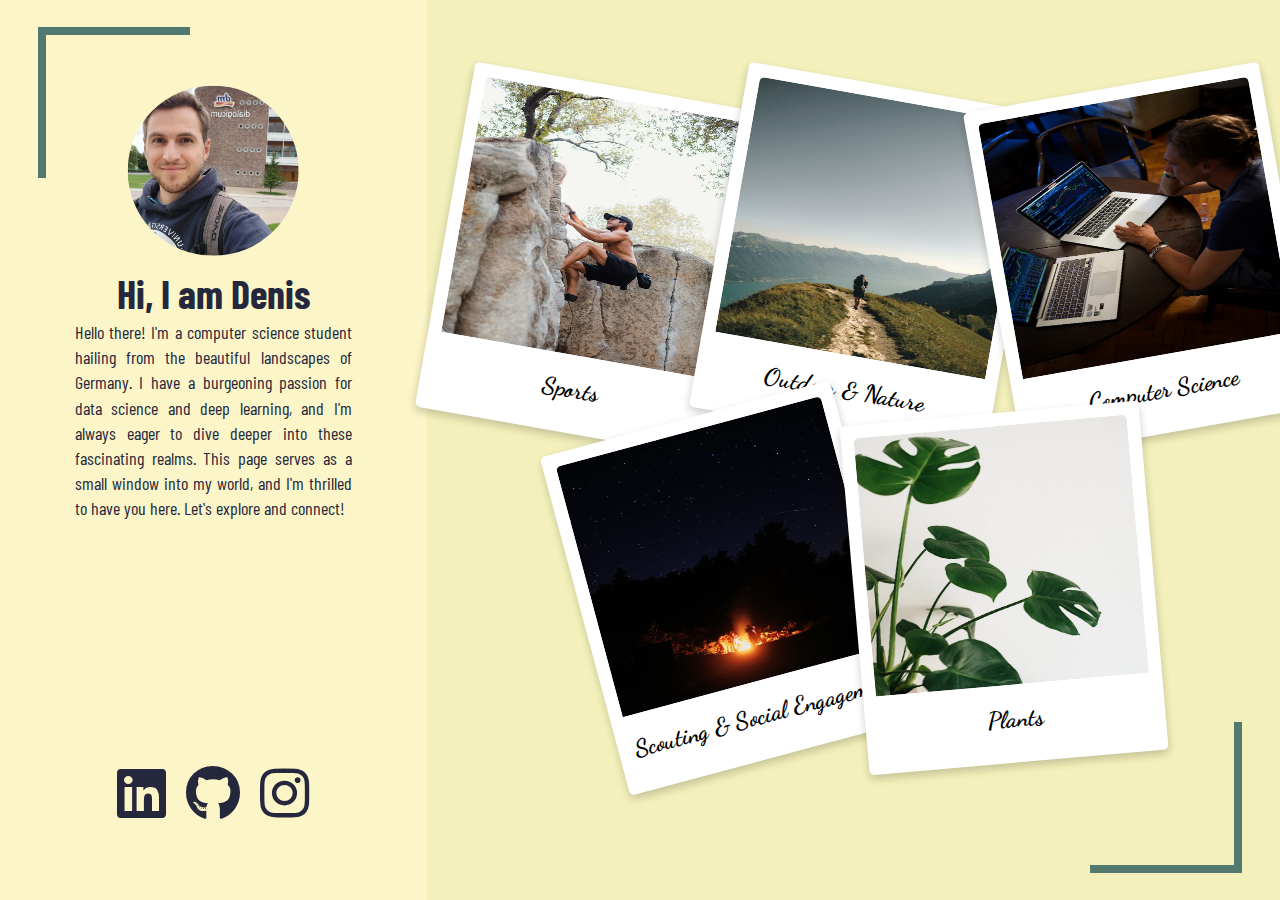
<file: index.html>
<!DOCTYPE html>
<html lang="en">
<head>
    <meta charset="UTF-8">
    <meta name="viewport" content="width=device-width, initial-scale=1.0">
    <link rel="preconnect" href="https://fonts.googleapis.com">
    <link rel="preconnect" href="https://fonts.gstatic.com" crossorigin>
    <link href="https://fonts.googleapis.com/css2?family=Barlow+Condensed:wght@300;600&family=Dancing+Script:wght@700&display=swap" rel="stylesheet"> 

    <link rel="stylesheet" href="https://cdnjs.cloudflare.com/ajax/libs/font-awesome/5.15.3/css/all.min.css">
    <link rel="stylesheet" href="../sources/css/style.css">
    <link rel="stylesheet" href="../sources/css/corners.css">

    <title>Denis Website</title>

</head>
<body>
    <div id="warning-message">
        <div id="center">
            <img src="../sources/images/bell.png" alt="Warning Image">
            <p>Frohe Weihnachten!<br>Weil Prag dieses Jahr so schön war, müssen wir das unbedingt nochmal machen!<br>Deshalb bekommst du von mir einen Gutschein für einen Städtetrip deiner Wahl &lt;3 </p>
            <!-- <img src="../sources/images/Chromium_T-Rex-error-offline.svg.png" alt="Warning Image"> -->
            <img src="../sources/images/christmas.png" alt="Warning Image">
        </div>
    </div>

    <div class="main-content">
        <div class="corner top-left">
            <div class="horizontal-line"></div>
            <div class="vertical-line"></div>
        </div>
        <div class="corner bottom-right">
            <div class="horizontal-line"></div>
            <div class="vertical-line"></div>
        </div>
        
        <div class="left-content">
            <div class="dark-section"></div>
            <div class="container">

            <div class="circle-image"></div>
            <div class="intro-text">Hi, I am Denis</div>
            <div class="lorem-text">
                Hello there! I'm a computer science student hailing from the beautiful landscapes of Germany. I have a burgeoning passion for data science and deep learning, and I'm always eager to dive deeper into these fascinating realms. This page serves as a small window into my world, and I'm thrilled to have you here. Let's explore and connect!
            </div>
            
            <div class="social-links">
                <a href="https://www.linkedin.com/in/denis-reibel-123577234/" target="_blank"><i class="fab fa-linkedin fa-2x"></i></a>
                <a href="https://github.com/DRiXD" target="_blank"><i class="fab fa-github fa-2x"></i></a>
                <a href="https://www.instagram.com/denisr_22/" target="_blank"><i class="fab fa-instagram fa-2x"></i></a>
            </div>  
        </div>
    
        <div class="right-content">
            <div class="polaroids-container">
                <div class="polaroids-row">
                <div class="polaroid-container1"></div>
            
                <div class="polaroids-row" id="second-row">
                <div class="polaroid-container2"></div>
            </div>
        </div>
        
    </div>
<script src="functionality.js" defer></script>
<script src="responsive.js" defer></script>
</body>
</html>
</file>
<file: sources/css/style.css>
body {
    margin: 0;
    font-family: Arial, Helvetica, sans-serif;
}


.left-content{    
    width: 33.33vw;
    position: relative;
    display: flex;
    flex-direction: column;
    justify-content: space-between;  /* Distribute space between the children */
    height: 100%;
}


.right-content {
    /* background-color: #FCF5C7;*/
    background-color: #F4F0bb;
    width: 66.67vw;
    height: 100vh;
    display: flex;
    justify-content: center;
    align-items: center;
    position: absolute;
    top: 0;
    left: 33.33vw;
}
    

.dark-section {
    /** background-color: #333; **/
    background-color: #FCF5C7;
    height: 100vh;
    width: 33.33vw;
    position: absolute;
    top: 0;
    left: 0;
}


.container {
    width: 33.33vw;
    height: 33.33vw;
    position: relative;
}


.intro-text {
    /** color: #e0e0e0; **/
    color: #25283d; 
    text-align: center;
    position: absolute;
    width: 100%;  
    top: 63%;  
    left: 50%;
    transform: translateX(-50%); 
    font-family: 'Barlow Condensed', sans-serif;
    font-size: 40pt;
    font-weight: bold;
}


.circle-image {
    width: 40%;  
    height: 40%;  
    background-image: url('../images/ich.jpg'); 
    background-size: cover;
    background-position: center;
    border-radius: 50%;
    position: absolute;
    top: 40%;
    left: 50%;
    transform: translate(-50%, -50%);
    overflow: hidden;
}

.lorem-text {
    text-align: center;
    position: absolute;
    width: 65%;  
    top: 75%;  
    left: 50%;
    transform: translateX(-50%); 
    
    font-family: 'Barlow Condensed', sans-serif;
    line-height: 1.5;  
    font-weight: 400;  
    margin-bottom: 20px;  
    color: #25283d; 
    text-align: justify; 
    padding: 0 15px;
}



.social-links {
    display: flex;
    justify-content: center;
    gap: 20px;
    margin-top: 85vh;
    align-self: end;
}
 

.social-links a i {
    font-size: 3.5em; 
}


.social-links a {
    /* color: white; */
    color: #25283d; 
    transition: 0.3s;
}


.social-links a:hover {
    color: #ddd;
}
    

.polaroids-container {
    display: grid;
    grid-template-columns: repeat(auto-fit, minmax(auto, 1fr));
    gap: 0.01cm;
}


.polaroids-row{
    margin-bottom: 1cm;
}


#second-row {
    display: flex;
    justify-content: center;
    flex-wrap: wrap;
}


.polaroid {
    background-color: white;
    box-shadow: 0 4px 8px 0 rgba(0, 0, 0, 0.2);
    transition: 0.3s ease;
    border-radius: 5px; 
    margin: 0.01cm;
    display: inline-block;
    overflow: hidden;
    position: relative;
    padding: 0.35cm;
    box-sizing: border-box;
    transition: transform 0.3s, z-index 0.3s;
    margin-right: -0.7cm;
    margin-bottom: -0.7cm;
    font-weight: bold;

    font-family: 'Barlow Condensed', sans-serif;
    line-height: 1.5;  
    font-size: 18px;  
    font-weight: 400; 
}


.polaroid img {
    width: 100%;
    height: 80%;
    border-radius: 5px 5px 0 0;
    transform-origin: 50% 50%;
}


.polaroid:hover {
    box-shadow: 0 8px 16px 0 rgba(0, 0, 0, 0.2);
    transform: scale(2.0);
    z-index: 10;
}


.polaroid::before {
    content: attr(data-caption);
    display: none;
    position: absolute;
    top: 50%;
    left: 50%;
    transform: translate(-50%, -50%); 
    color: white;
    background-color: rgba(0, 0, 0, 0.6);
    padding: 0.5em;
    border-radius: 0.5em;
    text-align: center;
    font-weight: bold;
    max-width: 80%; 
    overflow-y: auto;
    white-space: normal;
}


.polaroid:hover::before {
    display: block;
}


.caption {
    text-align: center;
    margin-top: 10px;
    font-family: 'Dancing Script', cursive;
    font-size: 18pt;
    font-weight: bold;
}


.info {
    visibility: hidden;
    position: absolute;
    top: 0;
    left: 0;
    width: 100%;
    height: 100%;
    background-color: rgba(0, 0, 0, 0.5); 
    color: white;
    text-align: center;
    vertical-align: middle;
}


.polaroid:hover .info {
    visibility: visible;
}




#warning-message {
    display: none; /* Initial state is hidden */
    
    position: fixed;
    top: 50%;
    left: 50%;
    width: 100%;
    transform: translate(-50%, -50%);
    height: 100%;
    /* background-color: #FCF5C7; */
    background-color: #2C6E49;
    z-index: 9999;


    margin-bottom: 20px;

}

#warning-message.active {
    display: block; /* Display it as a block when active */

}

#center {
    position: absolute; /* Absolutely position the center div */
    top: 0;
    left: 0;
    right: 0;
    bottom: 0;
    margin: auto; /* Auto margin for centering */
    display: flex; /* Use flexbox for the contents */
    flex-direction: column; /* Aligns children vertically */
    justify-content: center; /* Centers children vertically in the div */
    align-items: center; /* Centers children horizontally in the div */
    text-align: center; /* For horizontal text alignment */
    /* Additional styling as required */
}

#center p {
    margin-left: 30px;  
    margin-right: 30px;  
  
    color: #FFFFFF; 
    text-align: center;
    padding-top: 5%;
    font-family: 'Barlow Condensed', sans-serif;
    line-height: 1.5;  
    font-weight: 600;
    font-size: 25px;
}

#center img {
    width: 150px;   
    height: 150px;
    margin-top: 15px;
    display: block;
    margin: 15px auto;
}

@media only screen and (max-width: 1100px), only screen and (max-height: 500px) {
    #warning-message {
        display: block;
    }
}
</file>
<file: sources/css/corners.css>
.corner {
    position: absolute;
    z-index: 1; 
}

.top-left {
    top: 3%;
    left: 3%;
}

.bottom-right {
    bottom: 3%;
    right: 3%;
}

.horizontal-line, .vertical-line {
    background-color: #52796F;
    position: absolute;
}

.horizontal-line {
    width: 4cm;
    height: 0.2cm;
}

.vertical-line {
    width: 0.2cm;
    height: 4cm;
}

.top-left .horizontal-line {
    top: 0;
    left: 0;
}

.top-left .vertical-line {
    top: 0;
    left: 0;
}

.bottom-right .horizontal-line {
    bottom: 0;
    right: 0;
}

.bottom-right .vertical-line {
    bottom: 0;
    right: 0;
}


@media screen and (max-width: 768px) {
    .top-left, .bottom-right {
        top: 1em;
        left: 1em;
        bottom: 1em;
        right: 1em;
    }
    .horizontal-line, .vertical-line {
        width: 2em;
        height: 2em;
    }
}
</file>
